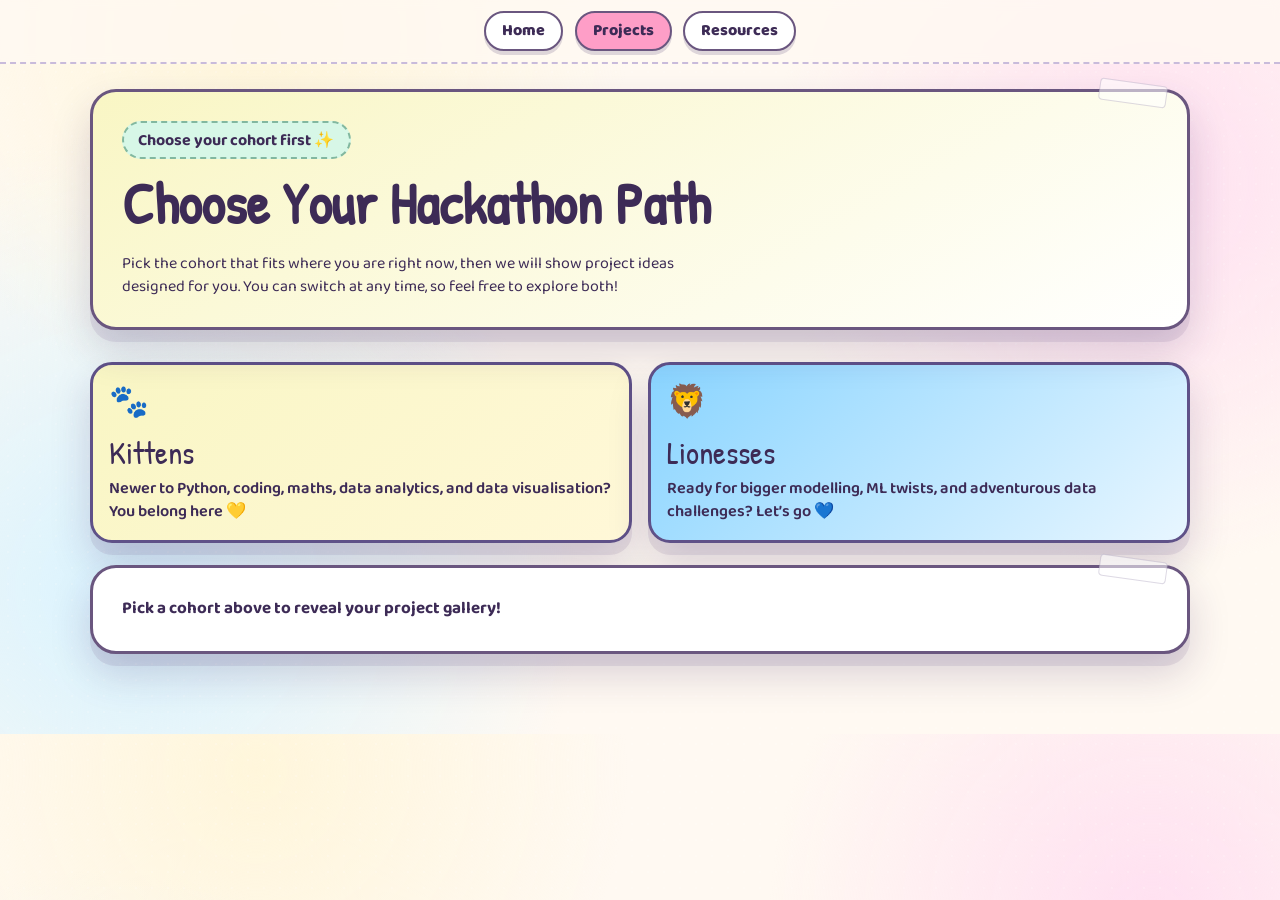
<file: projects.html>
<!DOCTYPE html>
<html lang="en">
<head>
  <meta charset="UTF-8" />
  <meta name="viewport" content="width=device-width, initial-scale=1.0" />
  <title>Project Ideas | International Women's Day Hackathon 2026</title>
  <meta name="description" content="Pick your hackathon cohort and explore project ideas for Kittens and Lionesses." />
  <link rel="preconnect" href="https://fonts.googleapis.com">
  <link rel="preconnect" href="https://fonts.gstatic.com" crossorigin>
  <link href="https://fonts.googleapis.com/css2?family=Baloo+2:wght@400;600;700;800&family=Patrick+Hand&display=swap" rel="stylesheet">
  <link rel="stylesheet" href="style.css" />
</head>
<body class="projects-page">
  <div class="paper-texture" aria-hidden="true"></div>

  <nav class="site-nav" aria-label="Primary">
    <div class="wrapper nav-inner">
      <a class="nav-pill" href="index.html">Home</a>
      <a class="nav-pill active" href="projects.html" aria-current="page">Projects</a>
      <a class="nav-pill" href="resources.html">Resources</a>
    </div>
  </nav>

  <main class="wrapper">
    <section class="projects-intro sticker" aria-labelledby="projects-title">
      <p class="eyebrow">Choose your cohort first ✨</p>
      <h1 id="projects-title">Choose Your Hackathon Path</h1>
      <p>
        Pick the cohort that fits where you are right now, then we will show project ideas designed for you.
        You can switch at any time, so feel free to explore both!
      </p>
    </section>

    <!-- Cohort picker: users choose first, projects appear after selection. -->
    <section class="cohort-selector" aria-label="Cohort selection">
      <button class="cohort-card kittens-card" type="button" data-cohort="kittens" aria-controls="kittens-projects">
        <span class="cohort-emoji" aria-hidden="true">🐾</span>
        <span class="cohort-title">Kittens</span>
        <span class="cohort-copy">Newer to Python, coding, maths, data analytics, and data visualisation? You belong here 💛</span>
      </button>

      <button class="cohort-card lionesses-card" type="button" data-cohort="lionesses" aria-controls="lionesses-projects">
        <span class="cohort-emoji" aria-hidden="true">🦁</span>
        <span class="cohort-title">Lionesses</span>
        <span class="cohort-copy">Ready for bigger modelling, ML twists, and adventurous data challenges? Let’s go 💙</span>
      </button>
    </section>

    <section class="projects-display sticker" id="projects-display" aria-live="polite">
      <div class="selection-tools" id="selection-tools" hidden>
        <p id="selected-cohort-text" class="selected-cohort-text"></p>
        <div class="switch-buttons" role="group" aria-label="Switch cohort">
          <button type="button" class="switch-btn" data-switch="kittens">Show Kittens</button>
          <button type="button" class="switch-btn" data-switch="lionesses">Show Lionesses</button>
          <button type="button" class="switch-btn choose-again" id="choose-again">Choose Again</button>
        </div>
      </div>

      <p class="pick-message" id="pick-message">Pick a cohort above to reveal your project gallery!</p>

      <div class="project-gallery kittens-gallery" id="kittens-projects" hidden>
        <article class="project-card kittens-tone">
          <h2>Titanic Survival Prediction</h2>
          <p>Explore which features predict survival. Start with simple EDA and beginner-friendly classification, then try logistic regression and clear visualisations.</p>
          <div class="tag-row">
            <span>Beginner-friendly</span><span>Exploratory Data Analysis</span><span>Classification</span><span>Logistic Regression</span><span>Feature Engineering</span>
          </div>
        </article>

        <article class="project-card kittens-tone">
          <h2>TripAdvisor Sentiment Classifier</h2>
          <p>Classify hotel reviews as positive or negative. Begin with text cleaning and baseline models, then build simple classifiers and sentiment plots.</p>
          <div class="tag-row">
            <span>Beginner-friendly</span><span>Classification</span><span>Logistic Regression</span><span>Data Visualisation</span><span>Exploratory Data Analysis</span>
          </div>
        </article>

        <article class="project-card kittens-tone">
          <h2>Football Match Outcome Predictor</h2>
          <p>Predict match outcomes from women's international football results. Great for beginner feature engineering, logistic regression, and visual storytelling.</p>
          <div class="tag-row">
            <span>Beginner-friendly</span><span>Classification</span><span>Predictive Modelling</span><span>Feature Engineering</span><span>Statistics Basics</span>
          </div>
        </article>

        <article class="project-card build-your-own wildcard-tone">
          <h2>Build Your Own Project</h2>
          <p>Got a creative idea? Pitch your own beginner-friendly challenge and shape it with your team. Start small, experiment, and make it yours.</p>
          <div class="tag-row">
            <span>Creative</span><span>Open Idea</span><span>Team Choice</span>
          </div>
        </article>
      </div>

      <div class="project-gallery lionesses-gallery" id="lionesses-projects" hidden>
        <article class="project-card lionesses-tone">
          <h2>Optimal Country Relocation Model</h2>
          <p>Build a multi-objective model to compare quality of life, salaries, costs, and tax burden. Extend with clustering and custom utility scoring.</p>
          <div class="tag-row">
            <span>Advanced Analytics</span><span>Predictive Modelling</span><span>Machine Learning</span><span>Optimisation</span>
          </div>
        </article>

        <article class="project-card lionesses-tone">
          <h2>Wikipedia Clickstream &amp; ChatGPT Topic Trends</h2>
          <p>Analyse clickstream patterns to understand topics linked with ChatGPT discussions. Try network analysis, topic modelling, and predictive trends.</p>
          <div class="tag-row">
            <span>NLP</span><span>Machine Learning</span><span>Advanced Analytics</span><span>Predictive Modelling</span>
          </div>
        </article>

        <article class="project-card lionesses-tone">
          <h2>AI Bias Auditor</h2>
          <p>Investigate fairness in AI systems by checking data distributions and model outcomes. Compare metrics like demographic parity and equal opportunity.</p>
          <div class="tag-row">
            <span>Machine Learning</span><span>Advanced Analytics</span><span>Predictive Modelling</span><span>Feature Engineering</span>
          </div>
        </article>

        <article class="project-card lionesses-tone">
          <h2>Representation of Women in Knowledge Sources</h2>
          <p>Measure how women are represented in public knowledge platforms using scraping, classification, and visual dashboards.</p>
          <div class="tag-row">
            <span>NLP</span><span>Data Visualisation</span><span>Machine Learning</span><span>Advanced Analytics</span>
          </div>
        </article>

        <article class="project-card build-your-own wildcard-tone">
          <h2>Build Your Own Project</h2>
          <p>Design your own ambitious challenge. Define a bold question, justify your modelling approach, and create something original with your team.</p>
          <div class="tag-row">
            <span>Creative</span><span>Open Idea</span><span>Team Choice</span><span>Advanced</span>
          </div>
        </article>
      </div>
    </section>
  </main>

  <script src="script.js"></script>
</body>
</html>
</file>
<file: style.css>
:root {
  --bg: #fff9f2;
  --ink: #3d2b56;
  --brand-pink: #FE9EC7;
  --brand-yellow: #F9F6C4;
  --brand-sky: #89D4FF;
  --brand-blue: #44ACFF;
  --brand-red: #EB4C4C;
  --brand-coral: #FF7070;
  --brand-blush: #FFA6A6;
  --brand-cream: #FFEDC7;
  --pink: #ffd7e7;
  --lavender: #e6ddff;
  --mint: #d7f7e7;
  --peach: #ffe5c7;
  --sky: #d9f2ff;
  --accent: #ff7ab6;
  --accent-2: #7f77ff;
  --paper-shadow: 0 12px 0 rgba(98, 79, 132, 0.12), 0 20px 40px rgba(50, 27, 88, 0.18);
}

* {
  box-sizing: border-box;
}

html,
body {
  margin: 0;
  padding: 0;
}

body {
  font-family: "Baloo 2", "Trebuchet MS", sans-serif;
  color: var(--ink);
  background: radial-gradient(circle at 20% 5%, #fff6db 0, transparent 30%),
    radial-gradient(circle at 90% 25%, #ffe0f1 0, transparent 30%),
    radial-gradient(circle at 10% 80%, #d9f3ff 0, transparent 35%),
    var(--bg);
  line-height: 1.45;
}

.paper-texture {
  position: fixed;
  inset: 0;
  pointer-events: none;
  z-index: -1;
  opacity: 0.18;
  background-image: radial-gradient(#ffffff 1px, transparent 1px);
  background-size: 16px 16px;
}

.wrapper {
  width: min(1100px, 92vw);
  margin-inline: auto;
}

/* Shared nav styles for all pages */
.site-nav {
  position: sticky;
  top: 0;
  z-index: 20;
  backdrop-filter: blur(4px);
  background: rgba(255, 249, 242, 0.78);
  border-bottom: 2px dashed #c9bbdb;
}

.nav-inner {
  display: flex;
  align-items: center;
  justify-content: center;
  gap: 0.7rem;
  padding: 0.7rem 0;
}

.nav-pill {
  text-decoration: none;
  color: var(--ink);
  background: #fff;
  border: 2px solid #6a567f;
  border-radius: 999px;
  padding: 0.38rem 1rem;
  font-weight: 800;
  box-shadow: 0 4px 0 rgba(106, 86, 127, 0.22);
  transition: transform 0.15s ease, box-shadow 0.15s ease, background-color 0.15s ease;
}

.nav-pill:hover,
.nav-pill:focus-visible {
  transform: translateY(-2px);
  box-shadow: 0 6px 0 rgba(106, 86, 127, 0.28);
  background: var(--brand-yellow);
}

.nav-pill.active {
  background: var(--brand-pink);
}

.hero {
  text-align: center;
  padding: 2.3rem 0 1.6rem;
}

.eyebrow {
  display: inline-block;
  margin: 0;
  padding: 0.35rem 0.9rem;
  background: var(--mint);
  border: 2px dashed #82b8a0;
  border-radius: 999px;
  font-weight: 700;
}

h1,
h2,
h3 {
  font-family: "Patrick Hand", cursive;
  line-height: 1.1;
  margin-top: 0;
}

h1 {
  font-size: clamp(2rem, 5vw, 3.6rem);
  margin: 0.8rem 0 0.5rem;
}

.hero-copy {
  margin: 0 auto;
  max-width: 40ch;
  font-size: clamp(1rem, 2.3vw, 1.25rem);
}

.hero-subtitle {
  margin: 0.25rem auto 0.55rem;
  max-width: 42ch;
  font-size: clamp(1.12rem, 2.1vw, 1.5rem);
  font-weight: 700;
}

/* Homepage-only width controls for cleaner desktop layout */
.home-main {
  width: min(980px, 92vw);
}

.home-main > section {
  margin-inline: auto;
}

.sticker,
.timeline-section {
  margin: 1.2rem 0 2rem;
  border: 3px solid #6a567f;
  border-radius: 26px;
  background: #fff;
  box-shadow: var(--paper-shadow);
  padding: clamp(1rem, 2.5vw, 1.8rem);
  position: relative;
}

.sticker::before {
  content: "";
  position: absolute;
  top: -10px;
  right: 20px;
  width: 66px;
  height: 20px;
  transform: rotate(8deg);
  background: rgba(255, 255, 255, 0.55);
  border: 1px solid rgba(86, 66, 122, 0.2);
  border-radius: 4px;
}

.countdown-block {
  background: linear-gradient(140deg, var(--pink), var(--lavender));
}

.countdown-label {
  font-size: clamp(1.4rem, 3vw, 2rem);
  font-weight: 800;
  margin: 0 0 0.9rem;
}

.countdown-grid {
  display: grid;
  grid-template-columns: repeat(4, minmax(70px, 1fr));
  gap: clamp(0.55rem, 1.2vw, 1rem);
}

.time-bubble {
  background: #fff;
  border-radius: 18px;
  border: 2px solid #6a567f;
  text-align: center;
  padding: 0.8rem 0.4rem;
}

.time-value {
  display: block;
  font-size: clamp(1.5rem, 5vw, 3rem);
  font-weight: 800;
  color: #52379b;
  line-height: 1;
}

.time-unit {
  display: block;
  margin-top: 0.3rem;
  font-size: 0.95rem;
  font-weight: 700;
}

.countdown-message {
  margin: 1rem 0 0;
  font-size: clamp(1.2rem, 2.8vw, 1.9rem);
  font-weight: 800;
  color: #843056;
}

.countdown-note {
  margin: 0.7rem 0 0;
  font-size: 0.95rem;
  font-weight: 600;
}

.timeline-section {
  background: linear-gradient(180deg, #ffffff, #fffdf8);
}

.timeline-section:nth-of-type(2) {
  background: linear-gradient(180deg, #fefcff, #f8fcff);
}

.timeline-section h2 {
  font-size: clamp(1.5rem, 3vw, 2.2rem);
  margin-bottom: 1rem;
}

.timeline-table-wrap {
  border: 2px dashed #c9b9dd;
  border-radius: 16px;
  background: #fff;
  overflow-x: auto;
}

.timeline-table {
  width: 100%;
  border-collapse: separate;
  border-spacing: 0;
  table-layout: fixed;
  min-width: 0;
}

.timeline-col-time {
  width: 11.5rem;
}

.timeline-col-activity {
  width: auto;
}

.timeline-col-location {
  width: 10rem;
}

.timeline-table th,
.timeline-table td {
  padding: 0.75rem 0.85rem;
  text-align: left;
  vertical-align: top;
}

.timeline-table thead th {
  background: linear-gradient(140deg, var(--brand-yellow), #fff8cf);
  font-size: 1.02rem;
  border-bottom: 2px solid #d6c6e7;
}

.timeline-table thead th:first-child {
  border-top-left-radius: 12px;
}

.timeline-table thead th:last-child {
  border-top-right-radius: 12px;
}

.timeline-table tbody tr:nth-child(odd) {
  background: #fffdf6;
}

.timeline-table tbody tr:nth-child(even) {
  background: #fbf8ff;
}

.timeline-table tbody td {
  border-bottom: 1px dashed #dfd2eb;
}

.timeline-table tbody tr:last-child td {
  border-bottom: 0;
}

.timeline-table td:first-child {
  font-weight: 800;
  color: #4f3f74;
  white-space: nowrap;
}

.timeline-table td:last-child {
  font-weight: 700;
  color: #5f5188;
  white-space: nowrap;
}

.timeline-desktop {
  display: block;
}

.timeline-mobile {
  display: none;
}

/* Explicit desktop visibility rules */
@media (min-width: 761px) {
  .timeline-desktop {
    display: block !important;
  }

  .timeline-mobile {
    display: none !important;
  }
}

.timeline-mobile-card {
  border: 2px dashed #dfd2eb;
  border-radius: 14px;
  padding: 0.7rem 0.8rem;
  margin-bottom: 0.7rem;
  background: #fff;
}

.timeline-mobile-card:last-child {
  margin-bottom: 0;
}

.timeline-mobile-card p {
  margin: 0.25rem 0;
  font-size: 0.95rem;
  line-height: 1.35;
}

.timeline-mobile-card strong {
  color: #4f3f74;
}

.timeline-list {
  margin: 0;
  padding: 0;
  list-style: none;
  display: grid;
  gap: 0.85rem;
}

.timeline-list li {
  display: grid;
  grid-template-columns: minmax(140px, 220px) 1fr;
  align-items: start;
  gap: 0.9rem;
  padding: 0.8rem;
  border-radius: 14px;
  background: #fff;
  border: 2px dashed #d6cae6;
}

.time-tag {
  display: inline-block;
  background: var(--peach);
  border: 2px solid #d5a777;
  border-radius: 999px;
  padding: 0.3rem 0.8rem;
  font-weight: 700;
  width: fit-content;
}

.timeline-list p {
  margin: 0.1rem 0 0;
}

.organisers-section {
  background: linear-gradient(140deg, var(--sky), var(--mint));
  margin-bottom: 3rem;
}

.organisers-section h2 {
  font-size: clamp(1.6rem, 3.2vw, 2.35rem);
  margin-bottom: 0.4rem;
}

.organiser-intro {
  margin-top: 0;
  font-size: 1.05rem;
}

.organiser-grid {
  display: grid;
  grid-template-columns: repeat(auto-fit, minmax(190px, 1fr));
  gap: 1rem;
  max-width: 920px;
  margin-inline: auto;
}

.organiser-card {
  text-align: center;
  background: #fff;
  border: 2px solid #5f5188;
  border-radius: 16px;
  padding: 1rem 0.85rem;
  display: flex;
  flex-direction: column;
  align-items: center;
  justify-content: flex-start;
  gap: 0.35rem;
}

.organiser-card img {
  width: 100%;
  height: 180px;
  object-fit: cover;
  border: 2px dashed #a491c5;
  border-radius: 14px;
  background: #f4f0ff;
}

.organiser-card .organiser-avatar {
  width: 100%;
  height: 180px;
  object-fit: cover;
  border-radius: 14px;
  display: block;
  margin-inline: auto;
}

.organiser-card h3 {
  font-size: 1.35rem;
  margin: 0.45rem 0 0.2rem;
}

.organiser-card a {
  color: var(--accent-2);
  font-weight: 700;
  text-decoration-thickness: 2px;
  text-underline-offset: 2px;
}

.organiser-card a:hover,
.organiser-card a:focus-visible {
  color: var(--accent);
}

.supporters-section {
  background: linear-gradient(140deg, #fff6e8, #ffeef7);
  margin-bottom: 3rem;
}

.supporters-section h2 {
  font-size: clamp(1.6rem, 3.2vw, 2.35rem);
  margin-bottom: 0.35rem;
}

.supporters-intro {
  margin-top: 0;
  margin-bottom: 1rem;
  font-size: 1.02rem;
}

.supporters-grid {
  display: grid;
  grid-template-columns: repeat(2, minmax(240px, 1fr));
  gap: 1rem;
  align-items: stretch;
}

.supporter-card {
  background: #fff;
  border: 2px solid #5f5188;
  border-radius: 18px;
  padding: 1rem;
  text-align: center;
  box-shadow: 0 7px 0 rgba(95, 81, 136, 0.16);
  display: flex;
  flex-direction: column;
  align-items: center;
}

.supporter-card img {
  display: block;
  width: min(100%, 280px);
  max-width: 100%;
  max-height: 185px;
  height: auto;
  object-fit: contain;
  margin: 0 auto 0.8rem;
  border-radius: 14px;
  border: 2px dashed #a491c5;
  background: #f9f6ff;
}

.supporter-card h3 {
  font-size: 1.45rem;
  margin-bottom: 0.45rem;
}

.supporter-card p {
  margin-top: 0;
  max-width: 42ch;
}

.supporter-link {
  display: inline-block;
  margin-top: 0.35rem;
  padding: 0.35rem 0.9rem;
  border: 2px solid #5f5188;
  border-radius: 999px;
  background: var(--brand-yellow);
  color: var(--ink);
  font-weight: 800;
  text-decoration: none;
}

.supporter-link:hover,
.supporter-link:focus-visible {
  background: var(--brand-pink);
}

@media (max-width: 800px) {
  .timeline-list li {
    grid-template-columns: 1fr;
  }

  .supporters-grid {
    grid-template-columns: 1fr;
  }

  .organiser-grid {
    grid-template-columns: repeat(auto-fit, minmax(170px, 1fr));
  }
}

@media (max-width: 540px) {
  .countdown-grid {
    grid-template-columns: repeat(2, minmax(70px, 1fr));
  }

  .organiser-card .organiser-avatar {
    width: 100%;
    height: 160px;
  }

  .organiser-card img {
    height: 160px;
  }

  .timeline-table td,
  .timeline-table th {
    font-size: 0.95rem;
  }
}

@media (max-width: 760px) {
  .timeline-desktop {
    display: none !important;
  }

  .timeline-mobile {
    display: block !important;
  }
}

/* -------------------------------------------
   Projects page styles (scoped to body class)
-------------------------------------------- */
.projects-page main {
  padding: 1.2rem 0 3rem;
}

.projects-page .is-hidden,
.projects-page [hidden] {
  display: none !important;
}

.projects-intro {
  background: linear-gradient(150deg, var(--brand-yellow), #fff);
  margin-top: 0.4rem;
}

.projects-intro h1 {
  margin-bottom: 0.4rem;
}

.projects-intro p {
  margin-bottom: 0;
  max-width: 62ch;
}

.cohort-selector {
  display: grid;
  grid-template-columns: repeat(2, minmax(220px, 1fr));
  gap: 1rem;
  margin: 1rem 0 1.4rem;
}

.cohort-card {
  border: 3px solid #5f5188;
  border-radius: 22px;
  padding: 1rem;
  text-align: left;
  cursor: pointer;
  font: inherit;
  color: var(--ink);
  box-shadow: var(--paper-shadow);
  transition: transform 0.18s ease, box-shadow 0.18s ease;
}

.cohort-card:hover,
.cohort-card:focus-visible {
  transform: rotate(-1deg) translateY(-2px);
}

.cohort-card.selected {
  box-shadow: 0 0 0 4px #fff, 0 0 0 7px #6a567f, var(--paper-shadow);
}

.kittens-card {
  background: linear-gradient(135deg, var(--brand-yellow), #fff8d8);
}

.lionesses-card {
  background: linear-gradient(135deg, var(--brand-sky), #e8f6ff);
}

.cohort-emoji {
  display: block;
  font-size: 2rem;
}

.cohort-title {
  display: block;
  margin-top: 0.2rem;
  font-family: "Patrick Hand", cursive;
  font-size: 2rem;
}

.cohort-copy {
  display: block;
  font-size: 1.02rem;
  font-weight: 600;
}

.projects-display {
  background: #fff;
}

.pick-message {
  margin: 0;
  font-size: 1.06rem;
  font-weight: 700;
}

.selection-tools {
  margin-bottom: 1rem;
}

.selected-cohort-text {
  margin: 0 0 0.7rem;
  font-size: 1.2rem;
  font-weight: 800;
}

.switch-buttons {
  display: flex;
  flex-wrap: wrap;
  gap: 0.55rem;
}

.switch-btn {
  border: 2px solid #6a567f;
  border-radius: 999px;
  background: #fff;
  color: var(--ink);
  font: inherit;
  font-weight: 700;
  padding: 0.35rem 0.8rem;
  cursor: pointer;
}

.switch-btn:hover,
.switch-btn:focus-visible {
  background: #f4ecff;
}

.choose-again {
  background: var(--brand-cream);
}

.project-gallery {
  display: grid;
  grid-template-columns: repeat(auto-fit, minmax(220px, 1fr));
  gap: 1rem;
}

.project-card {
  border-radius: 16px;
  border: 2px solid #5f5188;
  padding: 0.9rem;
  box-shadow: 0 7px 0 rgba(95, 81, 136, 0.16);
}

.project-card h2 {
  font-size: 1.45rem;
  margin-bottom: 0.4rem;
}

.project-card p {
  margin-top: 0;
  margin-bottom: 0.65rem;
}

.kittens-tone {
  background: linear-gradient(145deg, #fff7ca, #fff);
}

.lionesses-tone {
  background: linear-gradient(145deg, #d8eeff, #f9fdff);
}

.wildcard-tone {
  background: linear-gradient(145deg, #fff6ea, #fff0f7);
}

.build-your-own {
  border-style: dashed;
  border-color: #8b6a8f;
}

.tag-row {
  display: flex;
  flex-wrap: wrap;
  gap: 0.35rem;
}

.tag-row span {
  border-radius: 999px;
  border: 1.5px solid #7c6499;
  background: #fff;
  padding: 0.15rem 0.58rem;
  font-size: 0.86rem;
  font-weight: 700;
}

@media (max-width: 760px) {
  .cohort-selector {
    grid-template-columns: 1fr;
  }
}

/* -------------------------------------------
   Resources page styles (scoped to body class)
-------------------------------------------- */
.resources-page main {
  padding: 1.2rem 0 3rem;
}

.resources-page .is-hidden,
.resources-page [hidden] {
  display: none !important;
}

.resources-intro {
  background: linear-gradient(150deg, #ffe8f4, #fff7ce);
  margin-top: 0.4rem;
}

.resources-intro h1 {
  margin-bottom: 0.4rem;
}

.resources-intro p {
  margin-bottom: 0;
  max-width: 62ch;
}

.resources-display {
  background: #fff;
}

.resource-gallery {
  display: grid;
  grid-template-columns: repeat(auto-fit, minmax(220px, 1fr));
  gap: 1rem;
}

.resource-card {
  border-radius: 16px;
  border: 2px solid #5f5188;
  padding: 0.9rem;
  box-shadow: 0 7px 0 rgba(95, 81, 136, 0.16);
}

.resource-card h2 {
  font-size: 1.35rem;
  margin-bottom: 0.45rem;
}

.resource-card p {
  margin-top: 0;
  margin-bottom: 0.65rem;
}

.resource-kittens-tone {
  background: linear-gradient(145deg, #fff7ca, #fff);
}

.resource-lionesses-tone {
  background: linear-gradient(145deg, #d8eeff, #f9fdff);
}

.resource-neutral-tone {
  background: linear-gradient(145deg, #fff6ea, #fff0f7);
  border-style: dashed;
  border-color: #8b6a8f;
}

.help-card {
  margin-top: 1rem;
}

.resource-btn {
  display: inline-block;
  margin-top: 0.35rem;
  padding: 0.35rem 0.88rem;
  border: 2px solid #5f5188;
  border-radius: 999px;
  background: #fff;
  color: var(--ink);
  font-weight: 800;
  text-decoration: none;
}

.resource-btn:hover,
.resource-btn:focus-visible {
  background: var(--brand-yellow);
}

.resource-btn[aria-disabled="true"] {
  background: #fffdf3;
  cursor: default;
}
</file>
